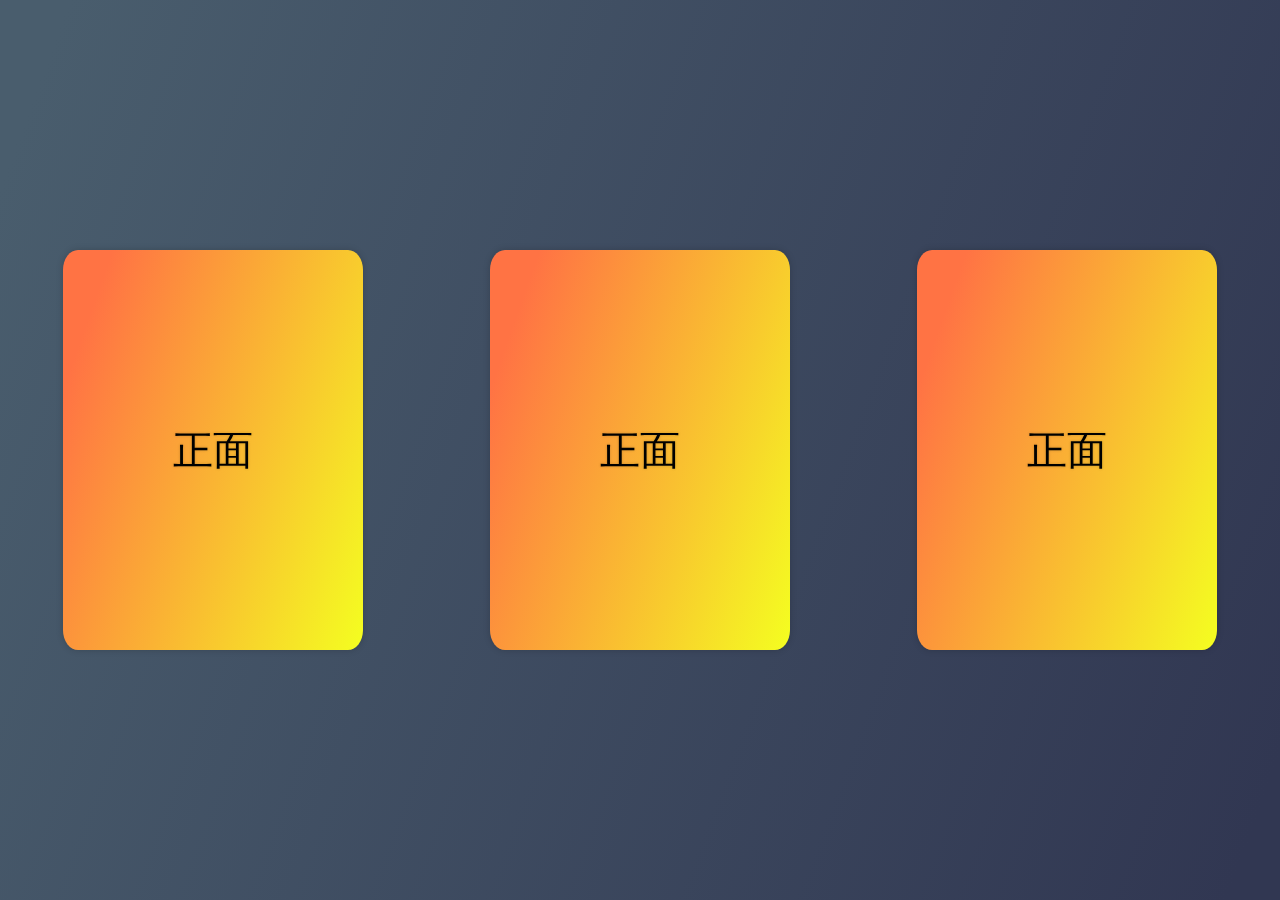
<file: 翻牌效果/index.html>
<!DOCTYPE html>
<html lang="en">

<head>
    <meta charset="UTF-8">
    <meta http-equiv="X-UA-Compatible" content="IE=edge">
    <meta name="viewport" content="width=device-width, initial-scale=1.0">
    <title>翻牌效果</title>
    <style>
        * {
            padding: 0;
            margin: 0;
        }
        /* 采用flax，平分剩余屏幕 */
        
        body {
            height: 100vh;
            display: flex;
            justify-content: space-around;
            align-items: center;
            background-image: linear-gradient( 110.3deg, rgba(73, 93, 109, 1) 4.3%, rgba(49, 55, 82, 1) 96.7%);
        }
        
        .desktop {
            position: relative;
            width: 300px;
            height: 400px;
            perspective: 1000px;
        }
        /* 因为采用双div形式，所以采用backface-visibility隐藏背面 */
        
        .front,
        .back {
            position: absolute;
            width: 100%;
            height: 100%;
            backface-visibility: hidden;
            transition: all .4s ease-in-out;
            font-size: 40px;
            font-family: Arial, Helvetica, sans-serif;
            text-align: center;
            line-height: 400px;
            border-radius: 5%;
            box-shadow: 0 0 7px rgba(0, 0, 0, .18);
            text-shadow: 0 0 3px rgba(0, 0, 0, .2);
        }
        
        .front {
            background-color: red;
            transform: rotateY(0deg);
            background-image: linear-gradient( 109.6deg, rgba(255, 115, 68, 1) 11.2%, rgba(244, 255, 32, 1) 100.6%);
        }
        
        .desktop:hover .front {
            transform: rotateY(180deg);
        }
        
        .back {
            background-color: yellow;
            transform: rotateY(-180deg);
            background-image: linear-gradient( 110.1deg, rgba(34, 126, 34, 1) 2.9%, rgba(168, 251, 60, 1) 90.3%);
        }
        
        .desktop:hover .back {
            transform: rotateY(0deg);
        }
    </style>
</head>

<body>
    <div class="desktop">
        <!-- 采用双div -->
        <div class="front">正面</div>
        <div class="back">背面</div>
    </div>
    <div class="desktop">
        <div class="front">正面</div>
        <div class="back">背面</div>
    </div>
    <div class="desktop">
        <div class="front">正面</div>
        <div class="back">背面</div>
    </div>
</body>

</html>
</file>
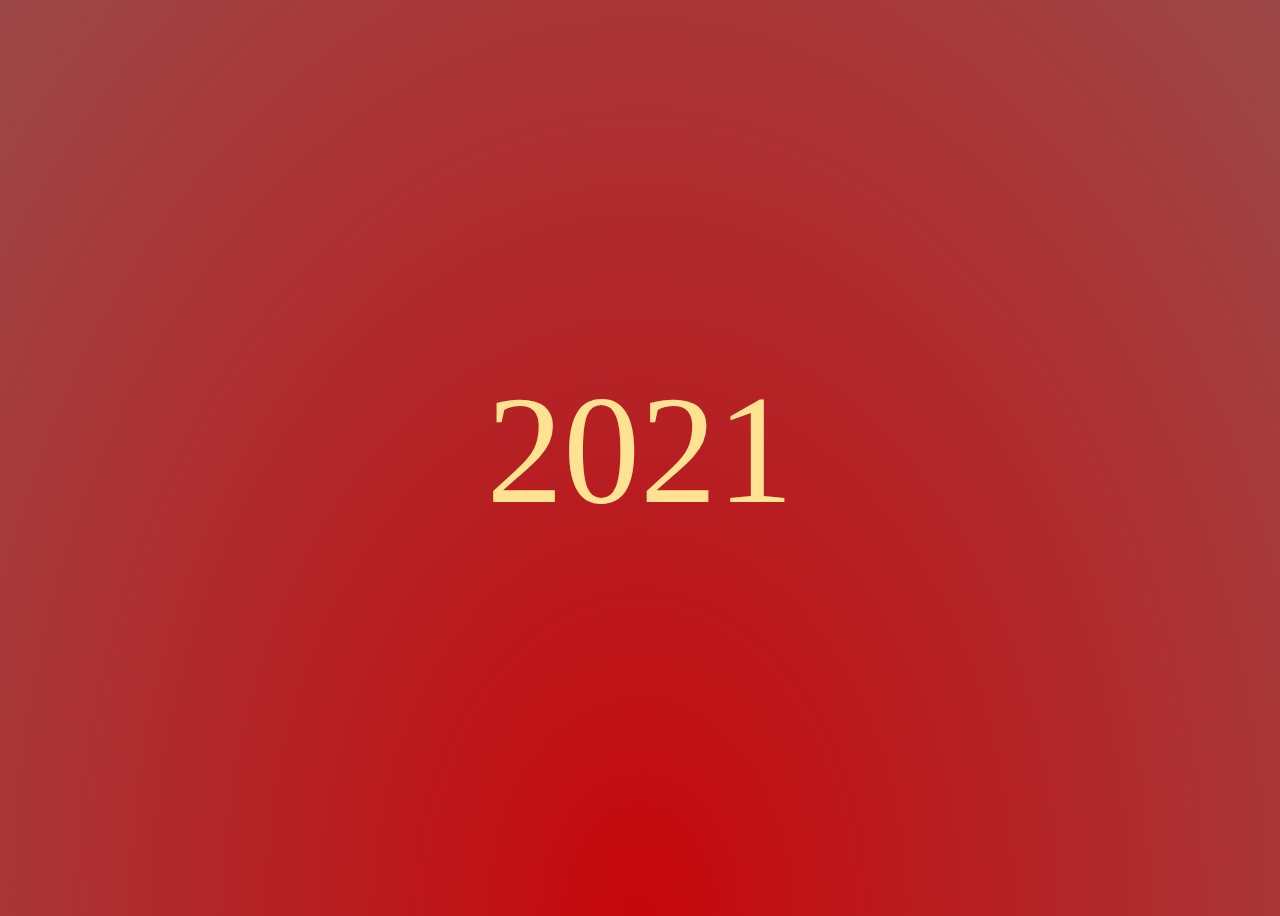
<file: HappyNewYear2022/HappyNewYear2022.html>
<!DOCTYPE html>
<html lang="en">

<head>
    <meta charset="UTF-8">
    <meta http-equiv="X-UA-Compatible" content="IE=edge">
    <meta name="viewport" content="width=device-width, initial-scale=1.0">
    <title>2022新年快乐</title>
    <style>
        body {
            font-family: YouYuan;
            display: flex;
            align-items: center;
            justify-content: center;
            min-height: 100vh;
            font-size: 12vw;
            overflow: hidden;
            background: radial-gradient(ellipse at bottom, #c6070c 0%, #9c4949 100%);
        }

        #snowbox {
            position: fixed;
            width: 100%;
            height: 100%;
            top: 0;
            left: 0;
            right: 0;
            bottom: 0;
            background-color: transparent;
            z-index: 1;
        }

        .snow {
            position: absolute;
            background-color: #fff;
            border-radius: 50%;
            box-shadow: 0 0 30px #ccc;
            z-index: 2022;
        }

        .title,
        .new_number,
        .old_number {
            position: absolute;
            top: 50%;
            left: 50%;
            transform: translate(-50%, -50%);
            display: flex;
            flex-direction: row;
        }

        .old_number {
            z-index: 10;
        }

        .new_number {
            z-index: 9;
            animation: toleft 2s ease-out 6.3s forwards;
        }

        .new_number span {
            animation-duration: 3s;
            animation-fill-mode: forwards;
            color: #ffe392;
        }

        .new_number span:nth-child(1) {
            transform: skew(50deg) translateY(-200%);
            text-shadow: 0px 0px 50px;
            animation-name: inleft;
            animation-delay: 2s;
            opacity: 0;
        }

        .new_number span:nth-child(2) {
            transform: skew(50deg) translateY(-200%);
            text-shadow: 0px 0px 50px;
            animation-name: inleft;
            animation-delay: 2.3s;
            opacity: 0;
        }

        .new_number span:nth-child(3) {
            transform: skew(-50deg) translateY(-200%);
            text-shadow: 0px 0px 50px;
            animation-name: inright;
            animation-delay: 2.6s;
            opacity: 0;
        }

        .new_number span:nth-child(4) {
            transform: skew(-50deg) translateY(-200%);
            text-shadow: 0px 0px 50px;
            animation-name: inright;
            animation-delay: 2.9s;
            opacity: 0;
        }

        .old_number span {
            animation-duration: 3s;
            animation-fill-mode: forwards;
            color: #ffe392;
        }

        .old_number span:nth-child(1) {
            animation-name: outleft;
            animation-delay: 1s;
        }

        .old_number span:nth-child(2) {
            animation-name: outleft;
            animation-delay: 1.3s;
        }

        .old_number span:nth-child(3) {
            animation-name: outright;
            animation-delay: 1.6s;
        }

        .old_number span:nth-child(4) {
            animation-name: outright;
            animation-delay: 1.9s;
        }

        .title {
            z-index: 5;
            color: #ffe392;
            left: 65%;
        }

        .title span {
            opacity: 0;
            transform: translateY(100px);
            animation-duration: 3s;
            animation-name: toTop;
            animation-fill-mode: forwards;
        }

        .title span:nth-child(1) {
            animation-delay: 8.5s;
        }

        .title span:nth-child(2) {
            animation-delay: 8.7s;
        }

        .title span:nth-child(3) {
            animation-delay: 8.9s;
        }

        .title span:nth-child(4) {
            animation-delay: 9.1s;
        }

        @keyframes inleft {
            100% {
                transform: skew(0) translateY(0%);
                text-shadow: none;
                opacity: 1;
            }
        }

        @keyframes inright {
            100% {
                transform: skew(0) translateY(0%);
                text-shadow: none;
                opacity: 1;
            }
        }

        @keyframes outleft {
            100% {
                transform: skew(50deg) translateY(-200%);
                text-shadow: 0px 0px 50px;
                opacity: 0;
            }
        }

        @keyframes outright {
            100% {
                transform: skew(-50deg) translateY(-200%);
                text-shadow: 0px 0px 50px;
                opacity: 0;
            }
        }

        @keyframes toleft {
            100% {
                left: 25%;
            }
        }

        @keyframes toTop {
            100% {
                transform: translateY(0);
                opacity: 1;
            }
        }
    </style>
</head>

<body>
    <div id="snowbox"></div>
    <div class="old_number">
        <span>2</span>
        <span>0</span>
        <span>2</span>
        <span>1</span>
    </div>
    <div class="new_number">
        <span>2</span>
        <span>0</span>
        <span>2</span>
        <span>2</span>
    </div>
    <div class="title">
        <span>新</span>
        <span>年</span>
        <span>快</span>
        <span>乐</span>
    </div>
    <script type="text/javascript">
        var oldNumber = document.querySelector('.old_number');
        var newNumber = document.querySelector('.new_number');

        setTimeout("oldNumberOpacity()", 5000);

        function oldNumberOpacity() {
            oldNumber.style.display = 'none';
        }

        // 雪花效果
        var snowList = new Array();

        setTimeout(function () {
            setInterval("move()", 5);
        }, 9999)

        function newSnow() {
            var snowObj = new Object();
            snowObj.snowWH = Math.random() * 10;
            snowObj.snowX = Math.random() * window.innerWidth;
            snowObj.snowY = -snowObj.snowWH;
            snowObj.snowMoveX = Math.random() + 0.3;
            snowObj.snowMoveY = Math.random() + 1;
            snowObj.div = document.createElement("div");
            snowObj.div.className = "snow";
            snowObj.div.style.width = snowObj.snowWH + "px";
            snowObj.div.style.height = snowObj.snowWH + "px";
            document.getElementById('snowbox').appendChild(snowObj.div);
            snowList.push(snowObj)
        }

        var loadsnow = 10;
        var load = 0;

        function move() {
            load++;
            if (load == loadsnow) {
                newSnow();
                load = 0;
            }

            for (var i = 0; i < snowList.length; i++) {
                var snowObj = snowList[i]
                snowObj.snowX -= snowObj.snowMoveX;
                snowObj.snowY += snowObj.snowMoveY;
                snowObj.div.style.left = snowObj.snowX + "px"
                snowObj.div.style.top = snowObj.snowY + "px"
                if (snowObj.snowX + snowObj.snowWH < 0 || snowObj.snowY > window.innerHeight) {
                    snowList.splice(i, 1);
                    document.getElementById('snowbox').removeChild(snowObj.div);
                }
            }
        }
    </script>
</body>


</html>
</file>
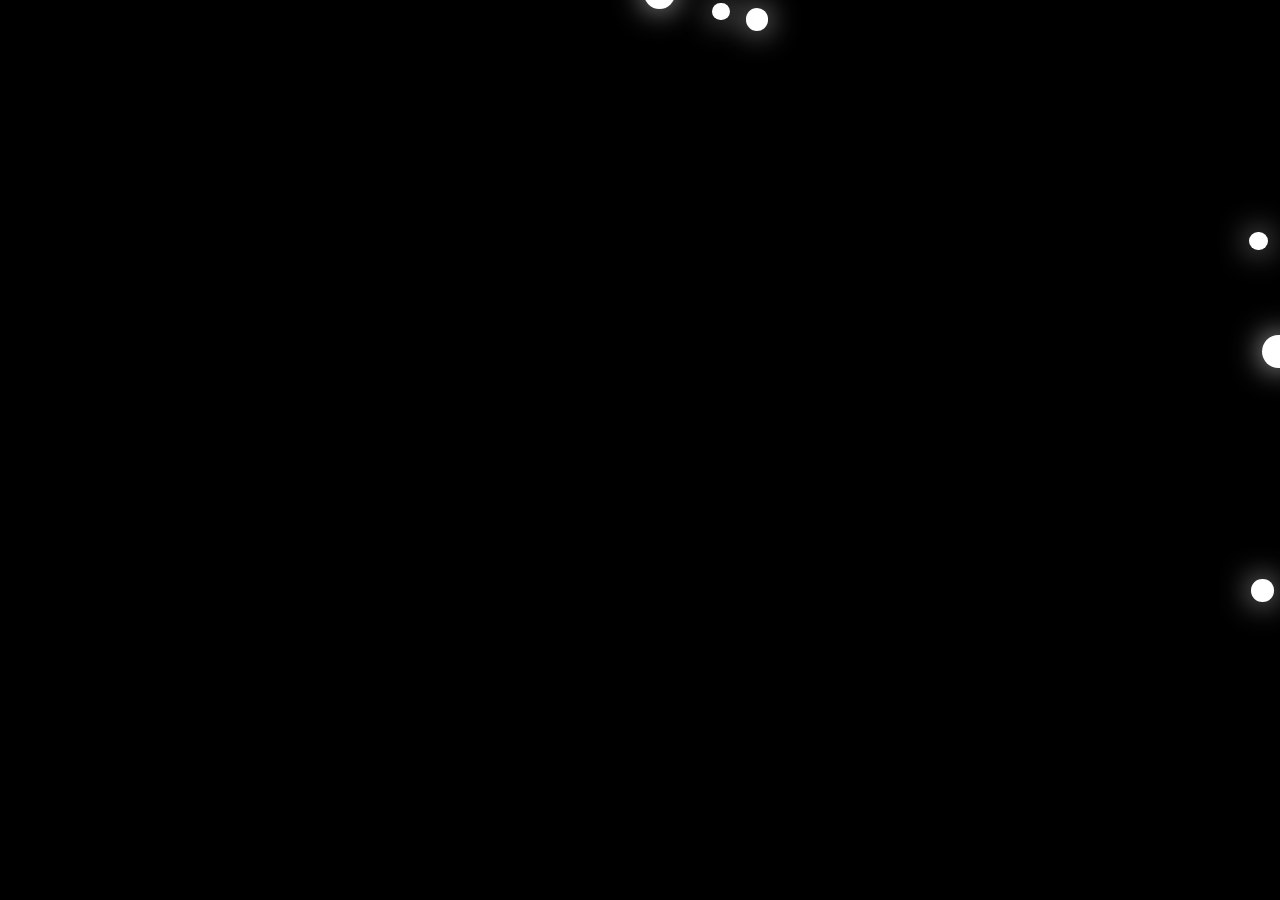
<file: snow/jsSnow.html>
<!DOCTYPE html>
<html>
	<head>
		<meta charset="utf-8" />
		<title>认真的雪</title>
		<style type="text/css">
			.xue{
				position: absolute;
				/* background: url(img/xue.png);
				background-size: 100% 100%;
				margin: auto; */
				/* 雪的样式 */
                background-color: #fff;
                border-radius: 50%;
                box-shadow: 0 0 30px #ccc;
			}
			#bj{
				position: fixed;
				width: 100%;
				height: 100%;
				top: 0;
				left: 0;
				background: black;
				/* 背景 全黑的背景 */
			}
			#hua{
				position: fixed;
				width: 100%;
				height: 100%;
				top: 0;
				left: 0;
				right: 0;
				bottom: 0;
				/* 画布 所有的雪花都花在这里 */
			}
		</style>
	
	</head>
	<body>
		<div id="bj"></div>
		<div id="hua"></div>
        <script type="text/javascript">
			
			
			var list = new Array();//用来装雪花的集合
			
			
			//网页加载好之后会自动执行这个方法
			window.onload = function() {
				setInterval("run()", 10);//执行这个方法之后开始下雪
				//参数1:方法名	参数2:间隔时间单位ms
				//意思是每隔10ms执行一次run()方法
			}
			
			
			function newXue() { //创建一个雪花
				var v = new Object();//创建一个对象
				v.wh = Math.random() * 20 + 15;//wh代表雪花的宽高
				var gailv = window.innerWidth / (window.innerWidth + window.innerHeight);
				//gailv=概率的拼音;概率=浏览器宽度/(浏览器宽度+浏览器高度)
				//假设你浏览器是1920*1080的那gailv就是0.64
				//然后 雪花出现的位置有64%是在屏幕上边,36%是在屏幕右边
				if (Math.random() < gailv) {
					//在屏幕上方创建雪花 设置xy坐标
					v.x = Math.random() * window.innerWidth;
					v.y = -v.wh;
				} else {
					//在屏幕右方创建雪花 设置xy坐标
					v.x = window.innerWidth;
					v.y = Math.random() * window.innerHeight;
				}
				
				
				v.sdx = Math.random() + 0.3;//雪花的x轴移动速度
				v.sdy = Math.random() + 1;//雪花的y轴移动速度
				v.div = document.createElement("div");//创建一个div,每个雪花都有一个div,这个div是用来显示雪花的
				v.div.className = "xue";//设置div的类
				
				//设置div的位置
				v.div.style.width = v.wh + "px";
				v.div.style.height = v.wh + "px";
				document.getElementById("hua").appendChild(v.div);//把这个div添加到画布（hua）里
				list.push(v);//把雪花添加到集合
			}
			
			var loadxue = 10;
			var load = 0;
			
			function run() {
				load++;//让load自增
				if (load == loadxue) {
					//每当load == loadxue时 创建一个雪花
					//这个方法每10ms执行一次,每执行10次这个方法就创建一个雪花
					newXue();
					load = 0;
				}
				//雪花的移动,遍历list集合
				for (var i = 0; i < list.length; i++) {
					var v = list[i];
					//一些简单的坐标计算
					v.x -= v.sdx;
					v.y += v.sdy;
					v.div.style.left = v.x + "px";
					v.div.style.top = v.y + "px";
					//雪花飘出可视范围之后删除雪花
					if (v.x + v.wh < 0 || v.y > window.innerHeight) {
						list.splice(i, 1);//从list删除雪花
						document.getElementById("hua").removeChild(v.div);//删除div
					}
				}
			}
		</script>
	</body>
</html>
</file>
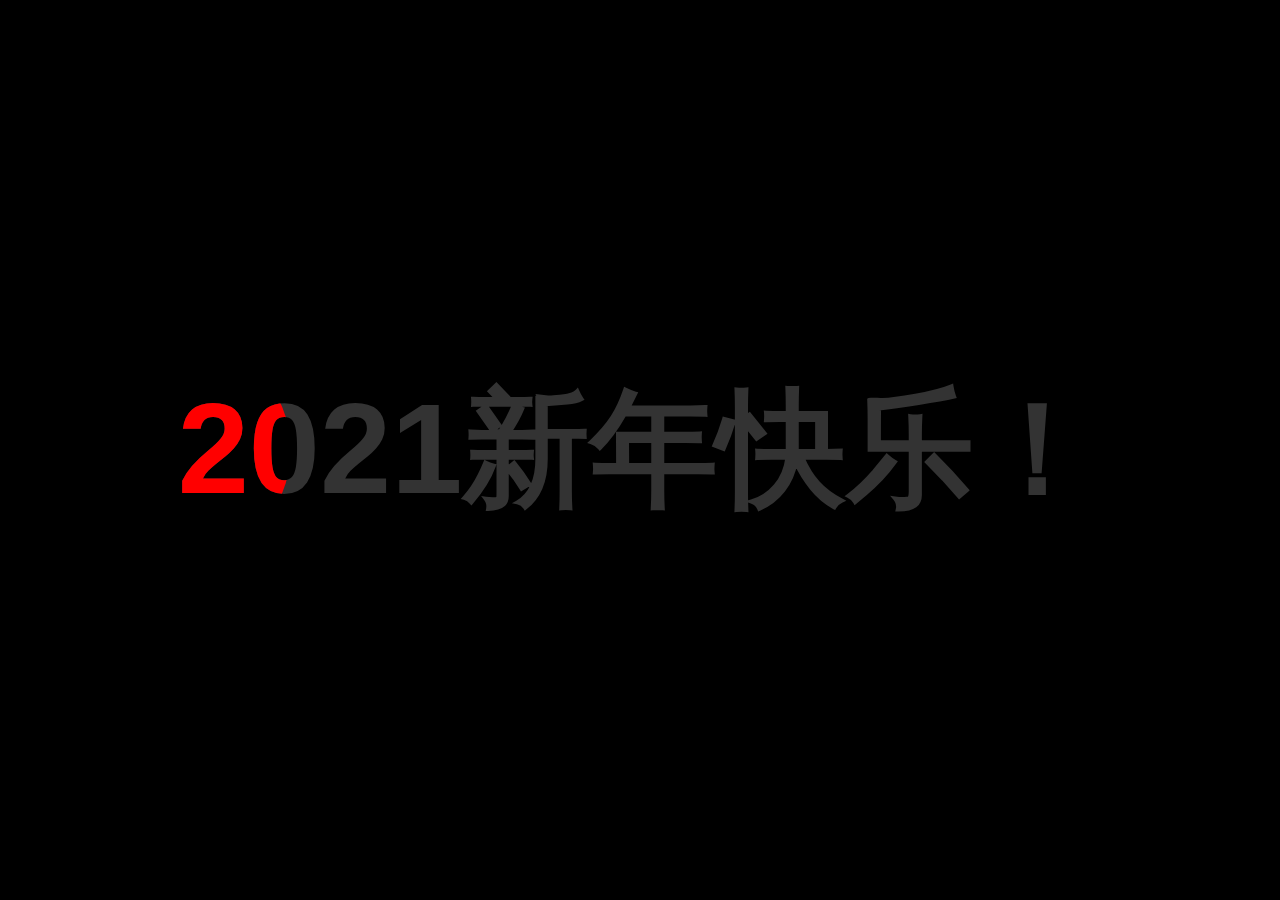
<file: Spotlight/HappyNewYear-red/HappyNewYear-2021.html>
<!DOCTYPE html>
<html lang="en">

<head>
    <meta charset="UTF-8">
    <meta name="viewport" content="width=device-width, initial-scale=1.0">
    <title>2021新年快乐</title>
    <style>
        * {
            padding: 0;
            margin: 0;
        }
        
        body {
            background-color: #000000;
            display: flex;
            justify-content: center;
            align-items: center;
            height: 100vh;
        }
        
        h1 {
            position: relative;
            font-size: 8rem;
            font-family: Helvetica;
            color: #333333;
        }
        
        h1::after {
            content: ' 2021新年快乐！';
            position: absolute;
            top: 0;
            left: 0;
            clip-path: circle(17% at 0% 50%);
            animation: HNY 10s infinite;
            color: red;
        }
        
        @keyframes HNY {
            0% {
                clip-path: circle(17% at 0% 50%);
            }
            50% {
                clip-path: circle(17% at 90% 50%);
            }
            100% {
                clip-path: circle(17% at 0% 50%);
            }
        }
    </style>
</head>

<body>
    <h1>
        2021新年快乐！
    </h1>
</body>

</html>
</file>
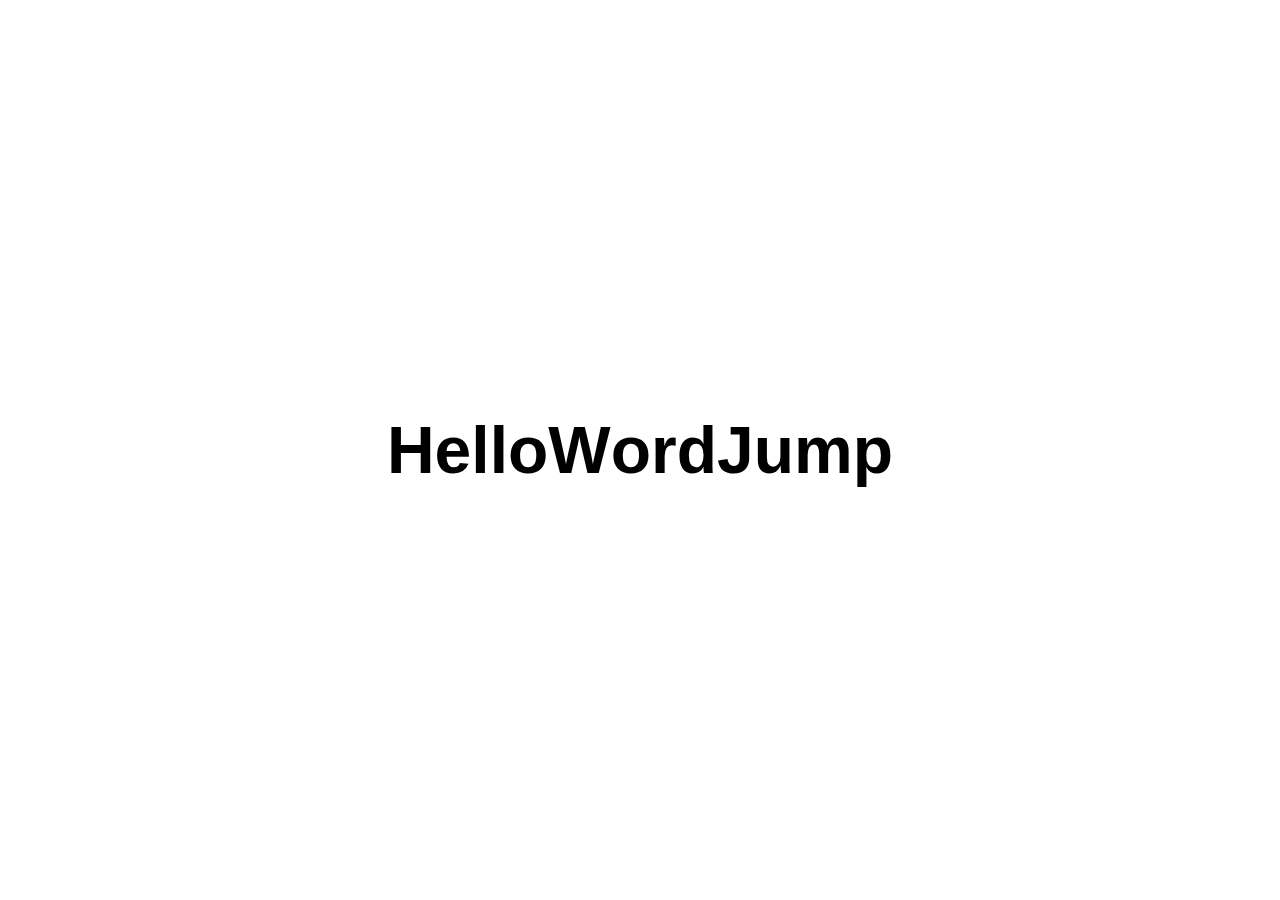
<file: 标题动画titleAnimation/bink闪光/b-1bink.html>
<!DOCTYPE html>
<html lang="en">

<head>
    <meta charset="UTF-8">
    <meta http-equiv="X-UA-Compatible" content="IE=edge">
    <meta name="viewport" content="width=device-width, initial-scale=1.0">
    <title>Document</title>
    <style>
        * {
            margin: 0;
            padding: 0;
        }
        
        body {
            display: flex;
            align-items: center;
            justify-content: center;
            min-height: 100vh;
            font-family: Helvetica;
        }
        
        span {
            display: inline-block;
            animation: jump .5s ease-in-out;
            animation-delay: var(--delay)
        }
        
        h1 {
            font-size: 66px;
            cursor: pointer;
        }
        
        h1:hover span {
            animation: jump 1s ease-in-out infinite;
            animation-delay: var(--delay)
        }
        
        @keyframes jump {
            0%,
            100% {
                color: inherit;
            }
            50% {
                color: greenyellow;
            }
        }
    </style>
</head>

<body>
    <h1>HelloWordJump</h1>
</body>
<script>
    const h1 = document.querySelector('h1');
    h1.innerHTML = h1.textContent.replace(/\S/g, "<span>$&</span>")
    const span = document.querySelectorAll('span')
    span.forEach((span, index) => {
        span.style.setProperty('--delay', `${index*0.1}s`)
    })
</script>

</html>
</file>
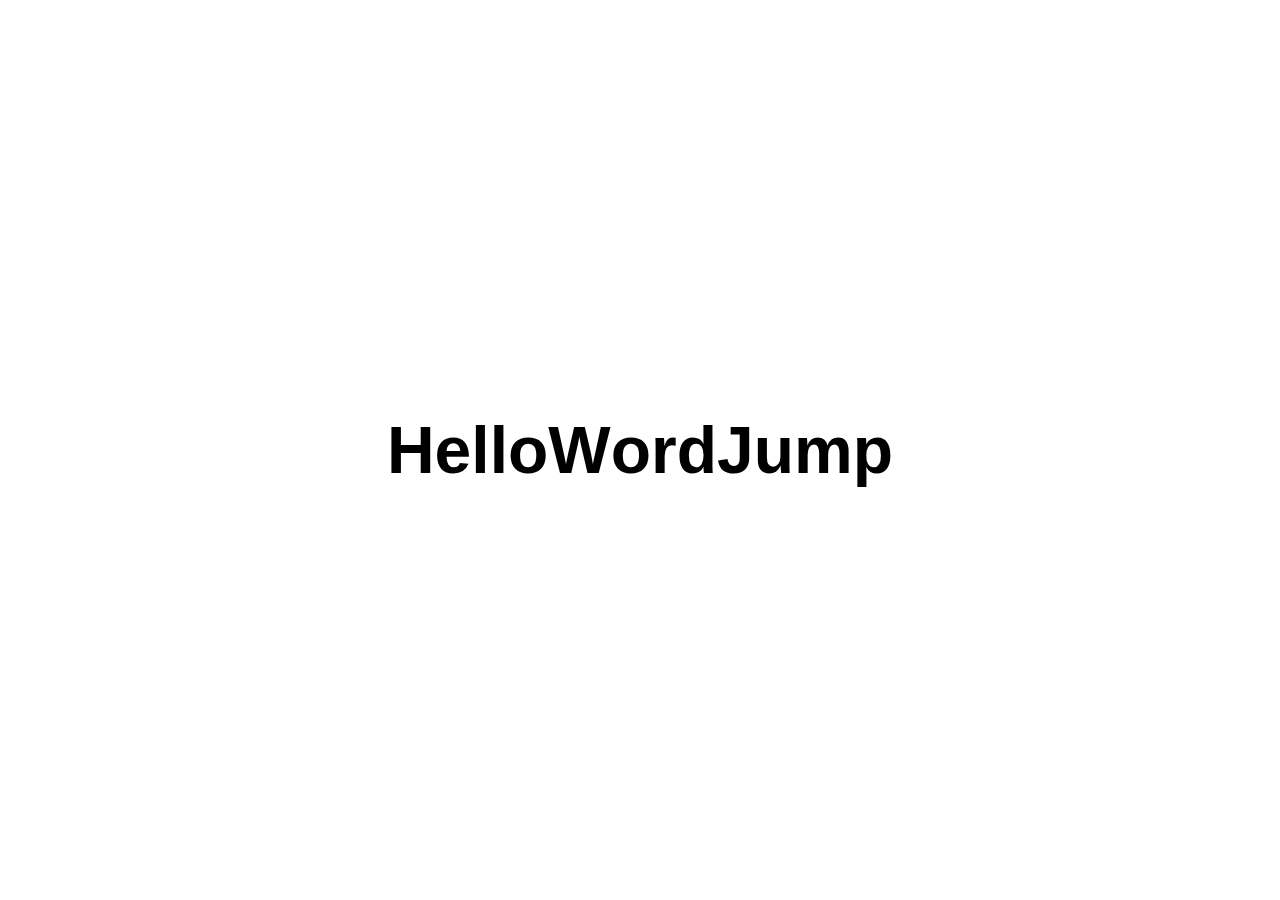
<file: 标题动画titleAnimation/jump跳动/j-1jump.html>
<!DOCTYPE html>
<html lang="en">

<head>
    <meta charset="UTF-8">
    <meta http-equiv="X-UA-Compatible" content="IE=edge">
    <meta name="viewport" content="width=device-width, initial-scale=1.0">
    <title>Document</title>
    <style>
        * {
            margin: 0;
            padding: 0;
        }
        
        body {
            display: flex;
            align-items: center;
            justify-content: center;
            min-height: 100vh;
            font-family: Helvetica;
        }
        
        span {
            display: inline-block;
            animation: jump .5s ease-in-out;
            animation-delay: var(--delay)
        }
        
        h1 {
            font-size: 66px;
            cursor: pointer;
        }
        
        h1:hover span {
            animation: jump 1s ease-in-out infinite;
            animation-delay: var(--delay)
        }
        
        @keyframes jump {
            0%,
            100% {
                transform: translateY(0px);
            }
            50% {
                transform: translateY(-10px);
            }
        }
    </style>
</head>

<body>
    <h1>HelloWordJump</h1>
</body>
<script>
    const h1 = document.querySelector('h1');
    h1.innerHTML = h1.textContent.replace(/\S/g, "<span>$&</span>")
    const span = document.querySelectorAll('span')
    span.forEach((span, index) => {
        span.style.setProperty('--delay', `${index*0.1}s`)
    })
</script>

</html>
</file>
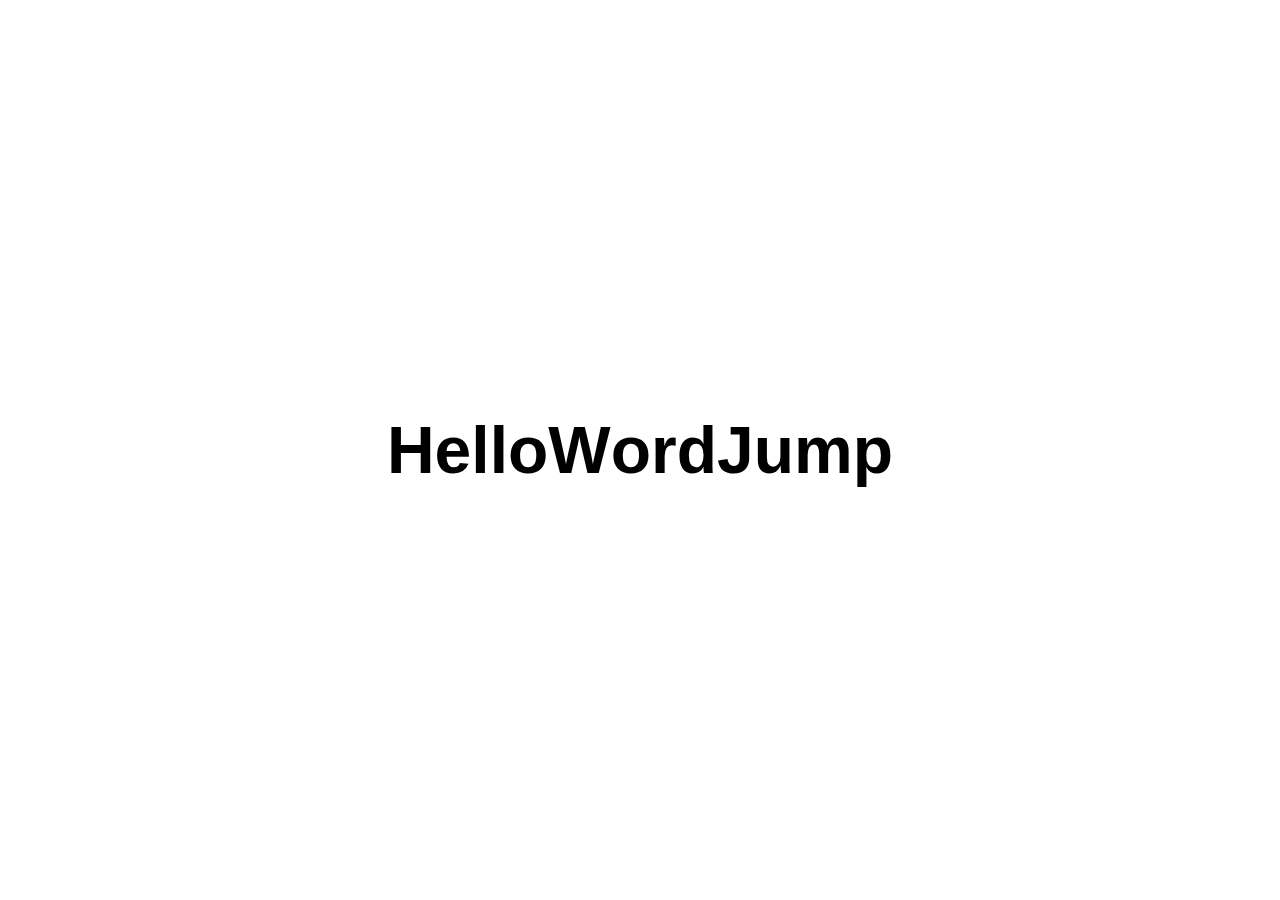
<file: 标题动画titleAnimation/largen放大/l-1largen.html>
<!DOCTYPE html>
<html lang="en">

<head>
    <meta charset="UTF-8">
    <meta http-equiv="X-UA-Compatible" content="IE=edge">
    <meta name="viewport" content="width=device-width, initial-scale=1.0">
    <title>Document</title>
    <style>
        * {
            margin: 0;
            padding: 0;
        }
        
        body {
            display: flex;
            align-items: center;
            justify-content: center;
            min-height: 100vh;
            font-family: Helvetica;
        }
        
        span {
            display: inline-block;
            animation: jump .5s ease-in-out;
            animation-delay: var(--delay)
        }
        
        h1 {
            font-size: 66px;
            cursor: pointer;
        }
        
        h1:hover span {
            animation: jump 1s ease-in-out infinite;
            animation-delay: var(--delay)
        }
        
        @keyframes jump {
            0%,
            100% {
                transform: scale(1)
            }
            50% {
                transform: scale(1.2)
            }
        }
    </style>
</head>

<body>
    <h1>HelloWordJump</h1>
</body>
<script>
    const h1 = document.querySelector('h1');
    h1.innerHTML = h1.textContent.replace(/\S/g, "<span>$&</span>")
    const span = document.querySelectorAll('span')
    span.forEach((span, index) => {
        span.style.setProperty('--delay', `${index*0.1}s`)
    })
</script>

</html>
</file>
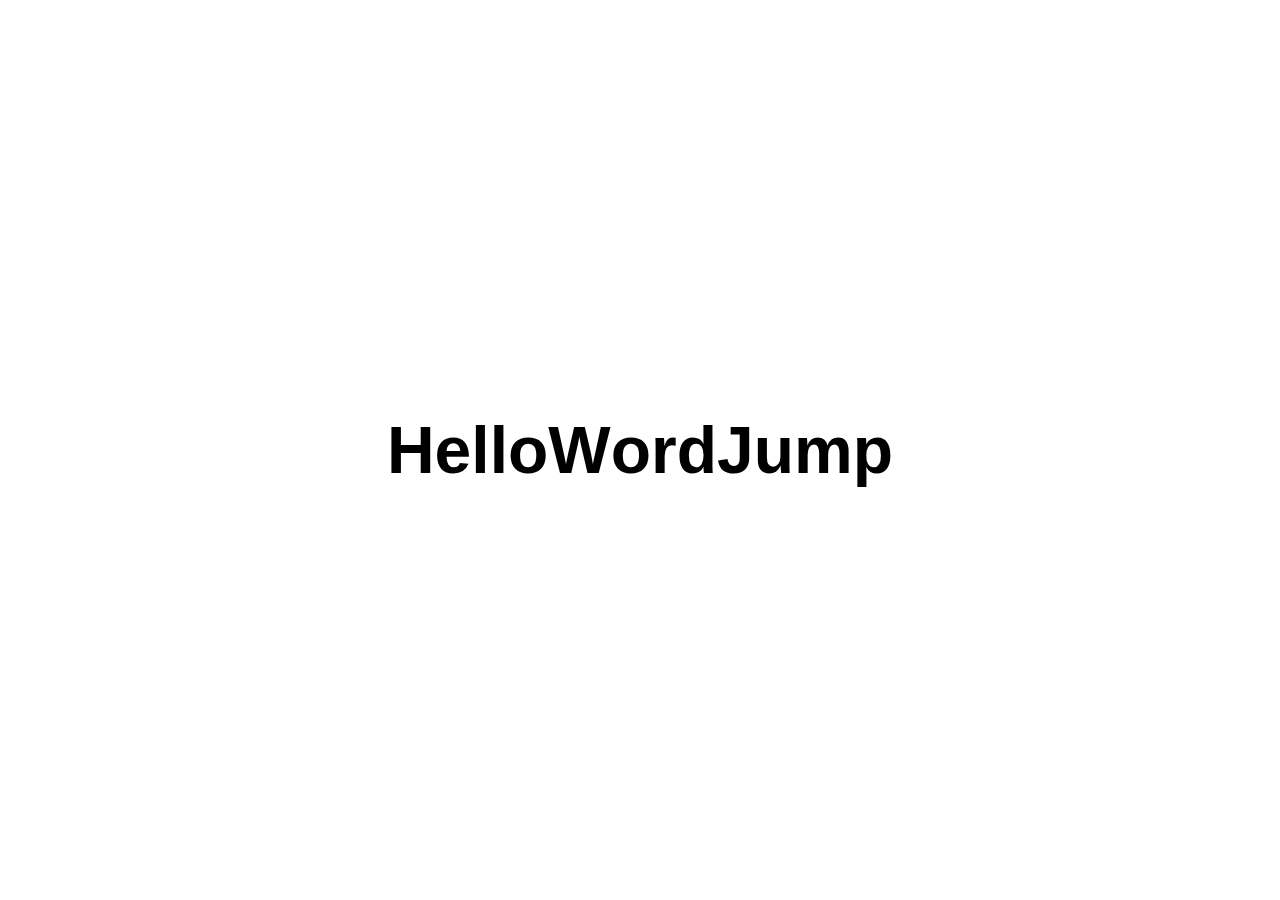
<file: 标题动画titleAnimation/rotate旋转/r-1rotate.html>
<!DOCTYPE html>
<html lang="en">

<head>
    <meta charset="UTF-8">
    <meta http-equiv="X-UA-Compatible" content="IE=edge">
    <meta name="viewport" content="width=device-width, initial-scale=1.0">
    <title>Document</title>
    <style>
        * {
            margin: 0;
            padding: 0;
        }
        
        body {
            display: flex;
            align-items: center;
            justify-content: center;
            min-height: 100vh;
            font-family: Helvetica;
        }
        
        span {
            display: inline-block;
            animation: jump .5s ease-in-out;
            animation-delay: var(--delay)
        }
        
        h1 {
            font-size: 66px;
            cursor: pointer;
        }
        
        h1:hover span {
            animation: jump 1s ease-in-out infinite;
            animation-delay: var(--delay)
        }
        
        @keyframes jump {
            0%,
            100% {
                transform: rotateY(0deg)
            }
            50% {
                transform: rotateY(180deg)
            }
        }
    </style>
</head>

<body>
    <h1>HelloWordJump</h1>
</body>
<script>
    const h1 = document.querySelector('h1');
    h1.innerHTML = h1.textContent.replace(/\S/g, "<span>$&</span>")
    const span = document.querySelectorAll('span')
    span.forEach((span, index) => {
        span.style.setProperty('--delay', `${index*0.1}s`)
    })
</script>

</html>
</file>
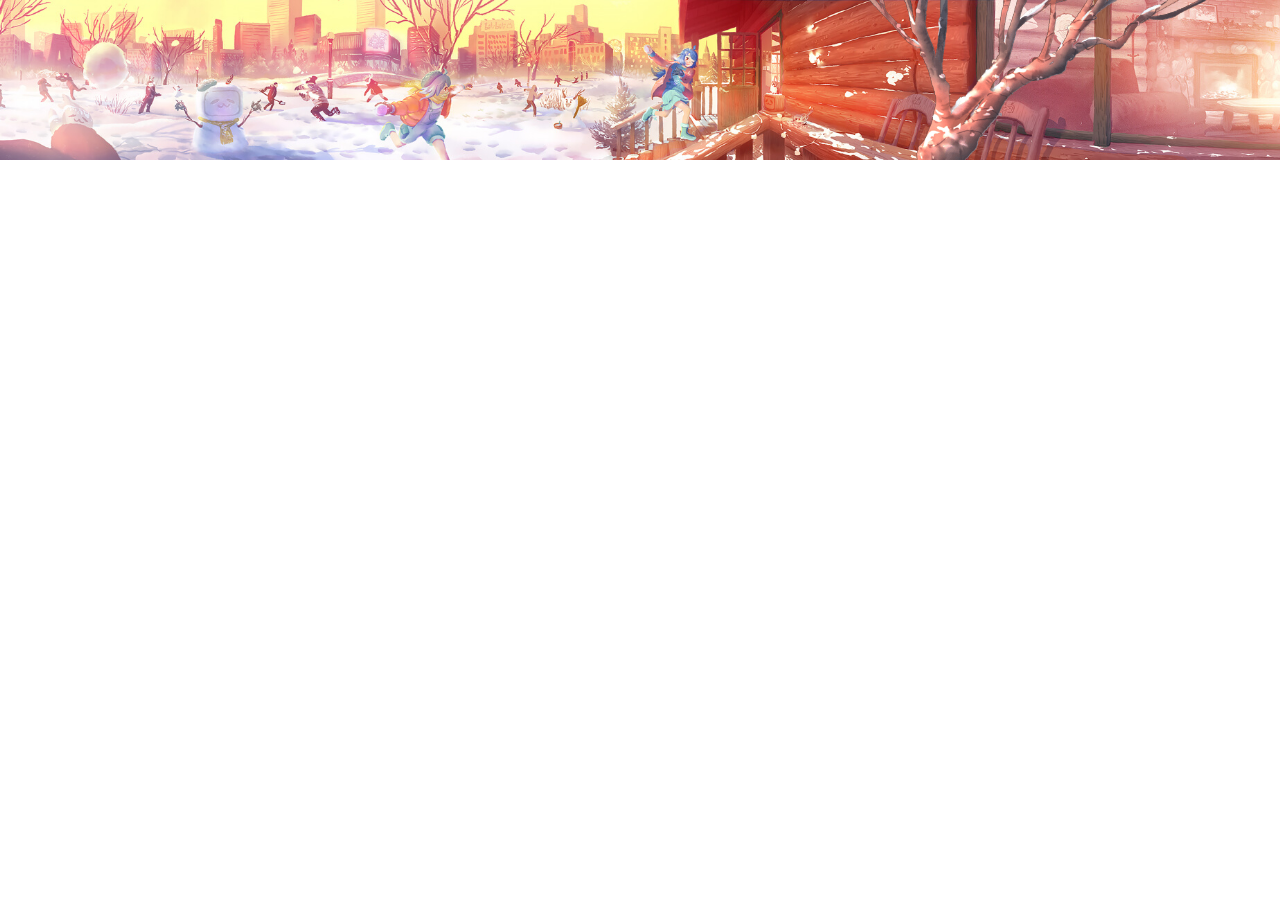
<file: bilibili/首页横幅banner制作/2020冬季/bilibili-WinterBanner-2020.html>
<!DOCTYPE html>
<html lang="en">

<head>
    <meta charset="UTF-8">
    <meta http-equiv="X-UA-Compatible" content="IE=edge">
    <meta name="viewport" content="width=device-width, initial-scale=1.0">
    <title>哔哩哔哩冬季横幅</title>
    <style>
        body {
            margin: 0;
        }
        
        header {
            height: 160px;
            position: relative;
            overflow: hidden;
            --percentage: 0.5;
        }
        
        header .view,
        header .tree {
            position: absolute;
            top: 0;
            right: 0;
            bottom: 0;
            left: 0;
            display: flex;
            justify-content: center;
            align-items: center;
        }
        
        header img,
        header video {
            position: absolute;
            display: block;
            width: 120%;
            height: 100%;
            object-fit: cover;
        }
        
        header .morning {
            z-index: 20;
            opacity: calc(1 - (var(--percentage) - 0.25) / 0.25);
        }
        
        header .afternoon {
            z-index: 10;
            opacity: calc(1 - (var(--percentage) - 0.5) / 0.5);
        }
        
        header .view {
            transform: translateX(calc(var(--percentage) * 100px));
        }
        
        header .tree {
            transform: translateX(calc(var(--percentage) * 50px));
            filter: blur(3px);
        }
        
        header .view,
        header .tree,
        header .morning,
        header .afternoon {
            transition: .2s all ease-in;
        }
        
        header.moving .view,
        header.moving .tree,
        header.moving .morning,
        header.moving .afternoon {
            transition: none;
        }
        
        header .windowCover {
            opacity: calc((var(--percentage) - 0.9) / 0.1);
        }
    </style>
</head>

<body>
    <header>
        <div class="view">
            <img src="./image/上午.jpg" class="morning">
            <img src="./image/下午.jpg" class="afternoon">
            <video src="./image/晚上.webm" class="evening" autoplay='autoplay' muted='muted' loop='loop'></video>
            <img src="./image/雪球.png" class="snowball">
            <img src="./image/晚晚上窗花.png" class="windowCover">
        </div>
        <div class="trees">
            <img src="./image/早上树.png" class="morning">
            <img src="./image/下午树.png" class="afternoon">
            <img src="./image/晚上树.png" class="evening">
        </div>
    </header>
    <script>
        let startingPoint
        const header = document.querySelector('header')

        header.addEventListener('mouseenter', (e) => {
            startingPoint = e.clientX
            header.classList.add('moving')
        })

        header.addEventListener('mouseout', (e) => {
            header.classList.remove('moving')
            header.style.setProperty('--percentage', 0.5)
        })

        header.addEventListener('mousemove', (e) => {
            let percentage = (e.clientX - startingPoint) / window.outerWidth + 0.5

            header.style.setProperty('--percentage', percentage)
        })
    </script>
</body>

</html>
</file>
